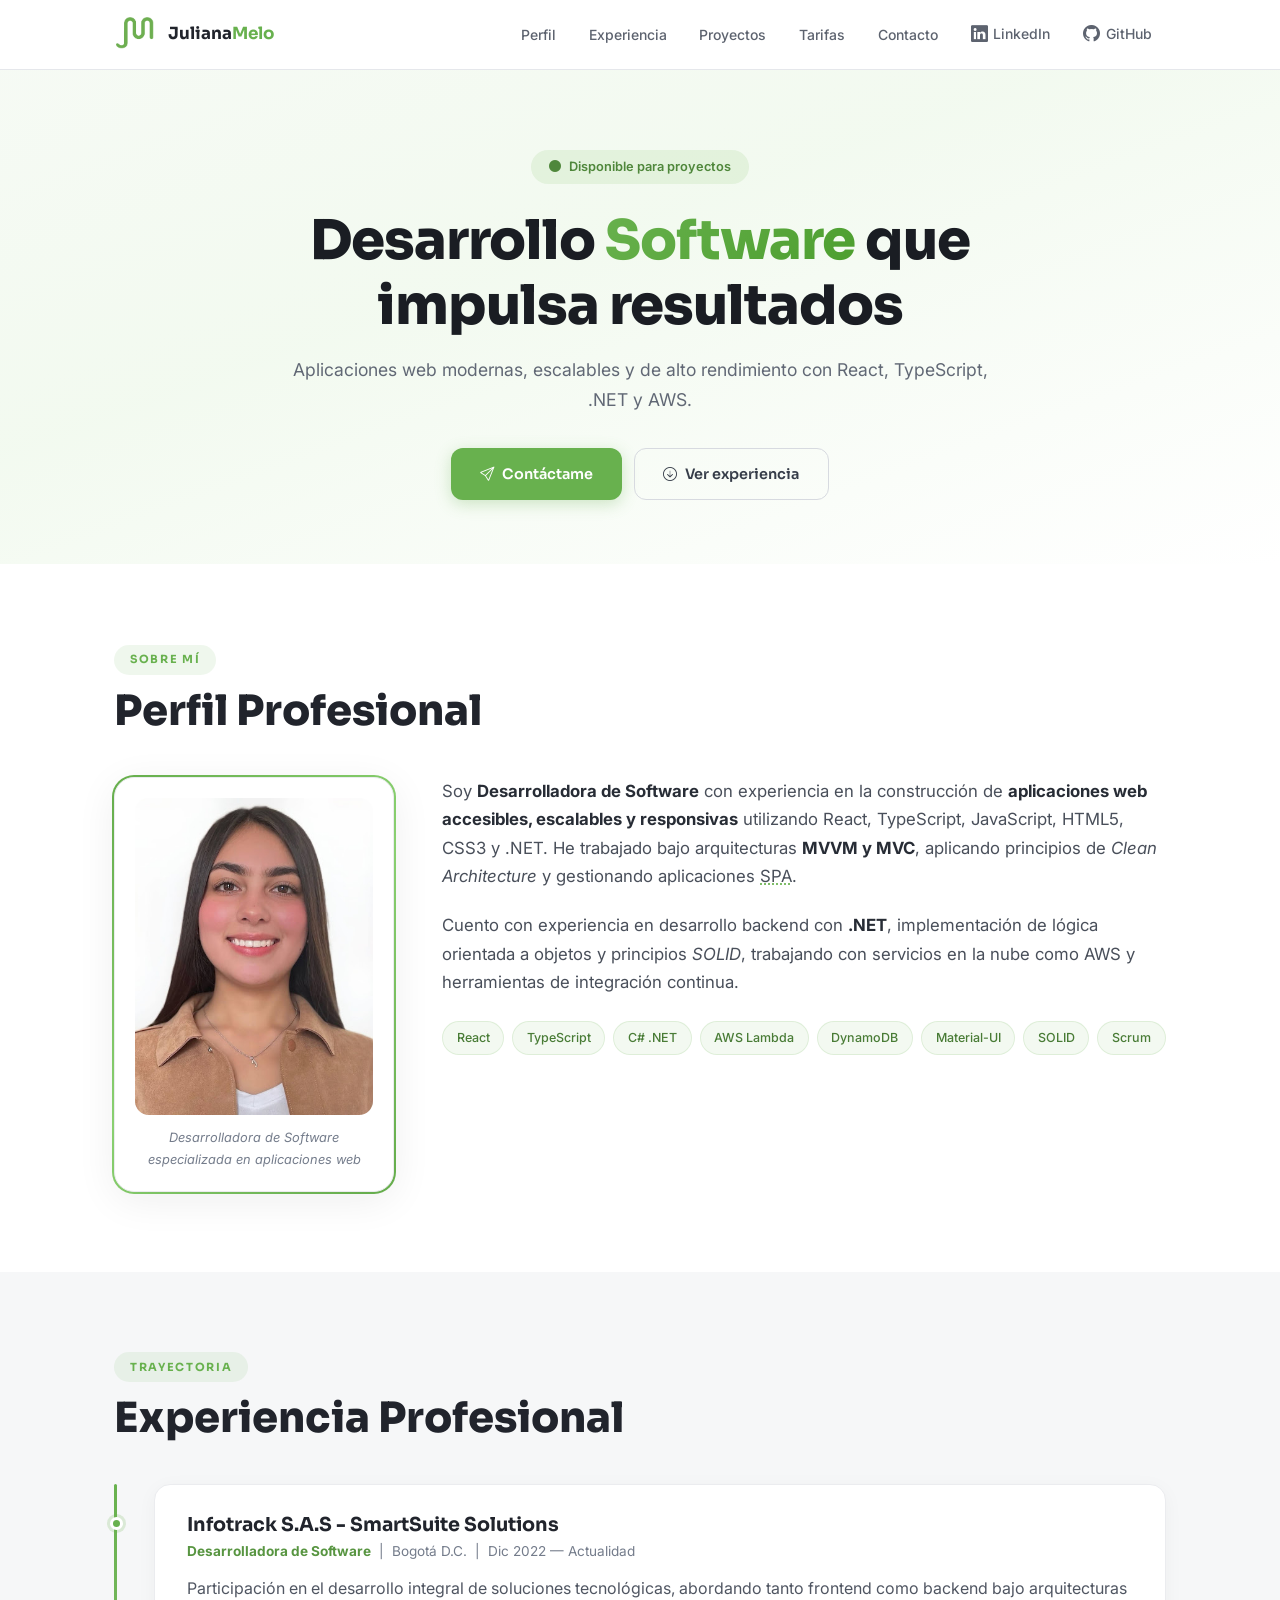
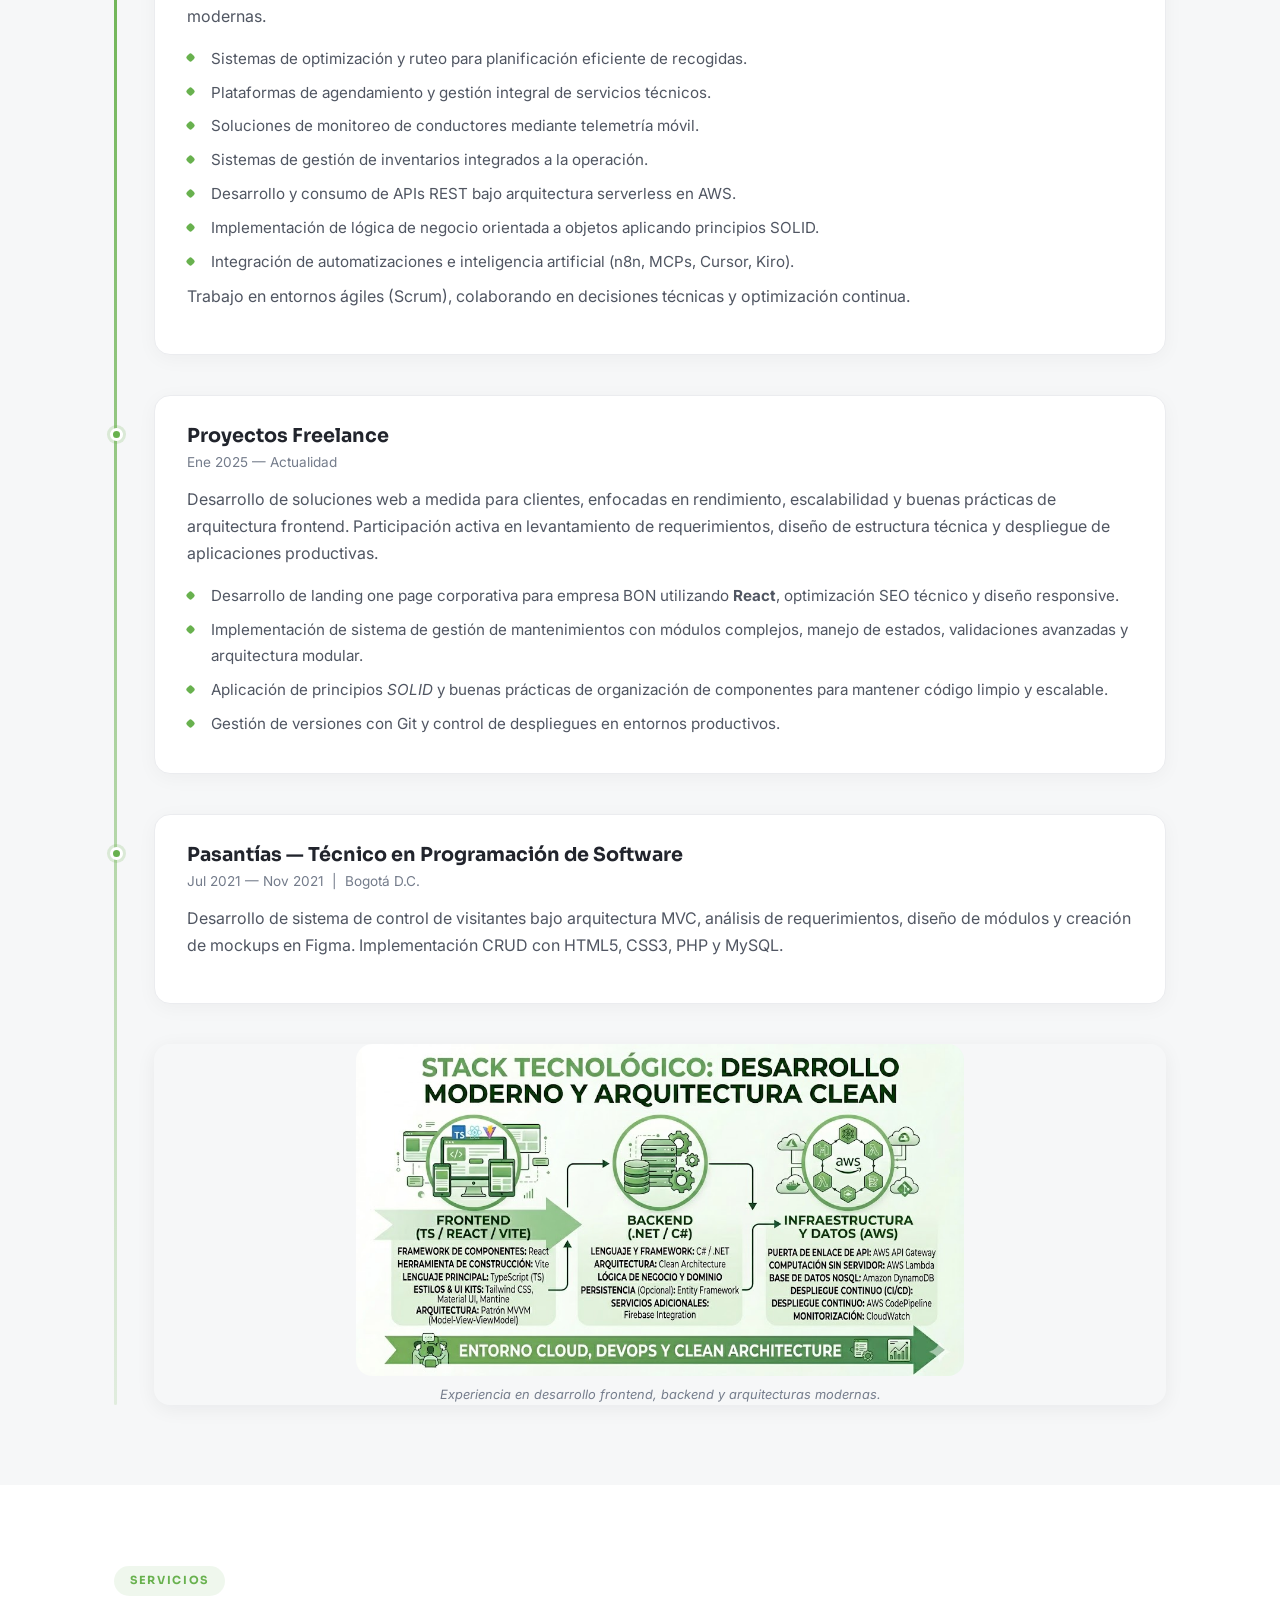
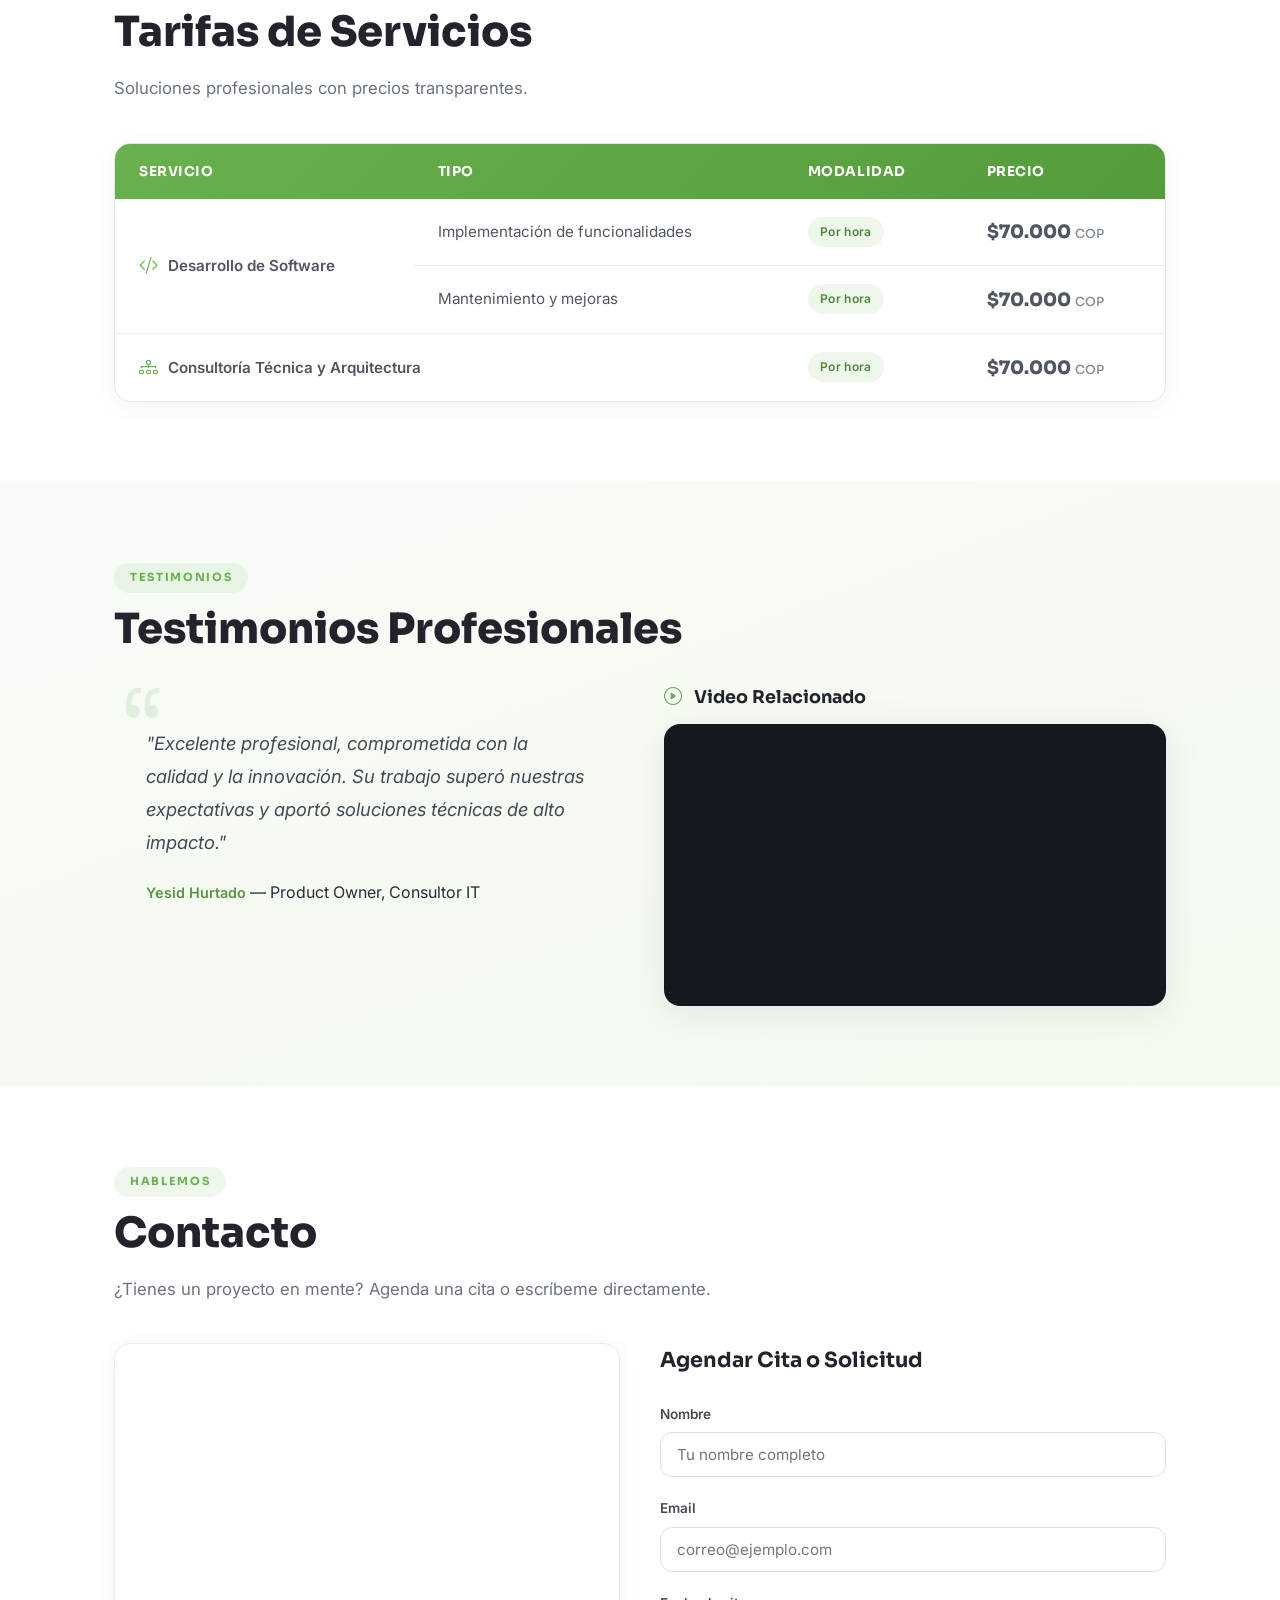
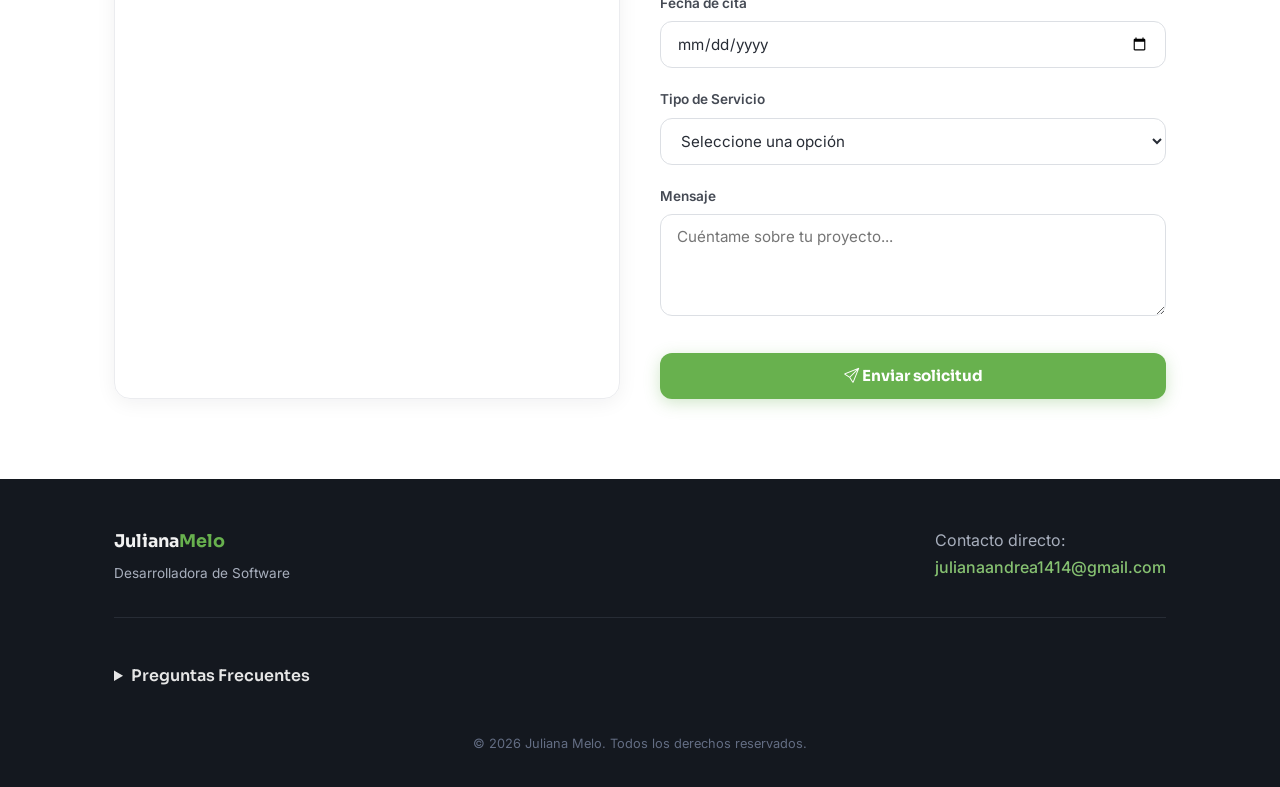
<file: index.html>
<!DOCTYPE html>
<html lang="es">

<head>
    <meta charset="UTF-8">
    <meta name="viewport" content="width=device-width, initial-scale=1.0">

    <title>Juliana Melo | Desarrolladora de Software</title>

    <meta name="description"
        content="Juliana Melo es desarrolladora de software con experiencia en React, TypeScript, C# .NET y arquitectura serverless en AWS (Lambda, API Gateway y DynamoDB). Diseña y construye aplicaciones web escalables, eficientes y orientadas a alto rendimiento, aplicando buenas prácticas de arquitectura y optimización continua." />

    <meta name="author" content="Juliana Melo" />
    <meta name="copyright" content="© 2026 Juliana Melo. Todos los derechos reservados." />

    <meta property="og:type" content="website" />
    <meta property="og:title" content="Juliana Melo | Desarrolladora de Software" />
    <meta property="og:description"
        content="Desarrolladora de Software especializada en React, TypeScript, C# .NET y AWS. Construcción de aplicaciones web modernas, escalables y orientadas a alto rendimiento." />

    <link rel="icon" type="image/png" href="img/logo-jm-6-verde-sin-fondo.png" />
    <link rel="apple-touch-icon" href="img/logo-jm-4.png" />

    <link rel="stylesheet" href="css/styles.css">
    <link rel="stylesheet" href="https://cdn.jsdelivr.net/npm/bootstrap-icons@1.11.3/font/bootstrap-icons.min.css">

    <link rel="preconnect" href="https://fonts.googleapis.com">
    <link rel="preconnect" href="https://fonts.gstatic.com" crossorigin>
    <link
        href="https://fonts.googleapis.com/css2?family=Inter:wght@300;400;500;600;700&family=Sora:wght@400;600;700;800&display=swap"
        rel="stylesheet">
</head>

<body>
    <header class="site-header" id="inicio">
        <div class="header-inner">
            <a href="#inicio" class="header-logo">
                <img src="img/logo-jm-8-verde-sin-fondo.png" alt="Logotipo Juliana Melo" />
                <span class="header-logo-text">Juliana<span>Melo</span></span>
            </a>
            <h1>Juliana Melo | Desarrolladora de Software</h1>

            <button class="menu-toggle" aria-label="Abrir menú">
                <i class="bi bi-list"></i>
            </button>

            <div class="nav-overlay"></div>
            <nav>
                <ul>
                    <li><a href="#perfil">Perfil</a></li>
                    <li><a href="#experiencia">Experiencia</a></li>
                    <li><a href="pages/projects.html">Proyectos</a></li>
                    <li><a href="#tarifas">Tarifas</a></li>
                    <li><a href="#contacto">Contacto</a></li>
                    <li>
                        <a href="https://www.linkedin.com/in/juliana-andrea-melo-guerrero-92426029b" target="_blank"
                            rel="noopener" class="nav-icon-link">
                            <i class="bi bi-linkedin"></i> LinkedIn
                        </a>
                    </li>
                    <li>
                        <a href="https://www.github.com/mxgjuliana" target="_blank" rel="noopener"
                            class="nav-icon-link">
                            <i class="bi bi-github"></i> GitHub
                        </a>
                    </li>
                </ul>
            </nav>
        </div>
    </header>

    <section class="hero-banner">
        <div class="hero-inner">
            <div class="hero-badge">
                <i class="bi bi-circle-fill"></i> Disponible para proyectos
            </div>
            <h2 class="hero-title">
                Desarrollo <span class="highlight">Software</span> que impulsa resultados
            </h2>
            <p class="hero-desc">
                Aplicaciones web modernas, escalables y de alto rendimiento con React, TypeScript, .NET y AWS.
            </p>
            <div class="hero-cta-group">
                <a href="#contacto" class="btn btn-primary">
                    <i class="bi bi-send"></i> Contáctame
                </a>
                <a href="#experiencia" class="btn btn-outline">
                    <i class="bi bi-arrow-down-circle"></i> Ver experiencia
                </a>
            </div>
        </div>
    </section>

    <main>
        <section id="perfil" class="section-perfil">
            <div class="section-inner">
                <span class="section-tag">Sobre mí</span>
                <h2 class="section-title">Perfil Profesional</h2>

                <div class="perfil-grid">
                    <div class="perfil-photo-card">
                        <figure>
                            <img src="img/foto-perfil.jpg" alt="Foto profesional de Juliana Melo" />
                            <figcaption>Desarrolladora de Software especializada en aplicaciones web</figcaption>
                        </figure>
                    </div>

                    <div class="perfil-text">
                        <p>
                            Soy <strong>Desarrolladora de Software</strong> con experiencia en la construcción de
                            <strong> aplicaciones web accesibles, escalables y responsivas</strong> utilizando
                            React, TypeScript, JavaScript, HTML5, CSS3 y .NET. He trabajado bajo arquitecturas
                            <strong> MVVM y MVC</strong>, aplicando principios de <em>Clean Architecture</em> y
                            gestionando
                            aplicaciones <abbr title="Single Page Application">SPA</abbr>.
                        </p>
                        <p>
                            Cuento con experiencia en desarrollo backend con <strong>.NET</strong>, implementación
                            de lógica orientada a objetos y principios <em>SOLID</em>, trabajando con servicios en la
                            nube
                            como AWS y herramientas de integración continua.
                        </p>
                        <div class="perfil-tags">
                            <span>React</span>
                            <span>TypeScript</span>
                            <span>C# .NET</span>
                            <span>AWS Lambda</span>
                            <span>DynamoDB</span>
                            <span>Material-UI</span>
                            <span>SOLID</span>
                            <span>Scrum</span>
                        </div>
                    </div>
                </div>
            </div>
        </section>

        <article id="experiencia" class="section-experiencia">
            <div class="section-inner">
                <span class="section-tag">Trayectoria</span>
                <h2 class="section-title">Experiencia Profesional</h2>

                <div class="timeline">
                    <div class="timeline-item">
                        <h3>Infotrack S.A.S - SmartSuite Solutions</h3>
                        <div class="timeline-meta">
                            <strong>Desarrolladora de Software</strong>
                            <span>|</span>
                            <span>Bogotá D.C.</span>
                            <span>|</span>
                            <span><time datetime="2022-12">Dic 2022</time> — Actualidad</span>
                        </div>
                        <p>
                            Participación en el desarrollo integral de soluciones tecnológicas,
                            abordando tanto frontend como backend bajo arquitecturas modernas.
                        </p>
                        <ul>
                            <li>Sistemas de optimización y ruteo para planificación eficiente de recogidas.</li>
                            <li>Plataformas de agendamiento y gestión integral de servicios técnicos.</li>
                            <li>Soluciones de monitoreo de conductores mediante telemetría móvil.</li>
                            <li>Sistemas de gestión de inventarios integrados a la operación.</li>
                            <li>Desarrollo y consumo de APIs REST bajo arquitectura serverless en AWS.</li>
                            <li>Implementación de lógica de negocio orientada a objetos aplicando principios SOLID.</li>
                            <li>Integración de automatizaciones e inteligencia artificial (n8n, MCPs, Cursor, Kiro).
                            </li>
                        </ul>
                        <p>
                            Trabajo en entornos ágiles (Scrum), colaborando en decisiones técnicas
                            y optimización continua.
                        </p>
                    </div>

                    <div class="timeline-item">
                        <h3>Proyectos Freelance</h3>
                        <div class="timeline-meta">
                            <span><time datetime="2025-01">Ene 2025</time> — Actualidad</span>
                        </div>

                        <p>
                            Desarrollo de soluciones web a medida para clientes, enfocadas en rendimiento,
                            escalabilidad y buenas prácticas de arquitectura frontend.
                            Participación activa en levantamiento de requerimientos, diseño de estructura
                            técnica y despliegue de aplicaciones productivas.
                        </p>

                        <ul>
                            <li>
                                Desarrollo de landing one page corporativa para empresa BON utilizando
                                <strong>React</strong>, optimización SEO técnico y diseño responsive.
                            </li>
                            <li>
                                Implementación de sistema de gestión de mantenimientos con módulos
                                complejos, manejo de estados, validaciones avanzadas y arquitectura modular.
                            </li>
                            <li>
                                Aplicación de principios <em>SOLID</em> y buenas prácticas de organización
                                de componentes para mantener código limpio y escalable.
                            </li>
                            <li>
                                Gestión de versiones con Git y control de despliegues en entornos productivos.
                            </li>
                        </ul>
                    </div>

                    <div class="timeline-item">
                        <h3>Pasantías — Técnico en Programación de Software</h3>
                        <div class="timeline-meta">
                            <span><time dateTime="2021-07">Jul 2021</time> — <time dateTime="2021-11">Nov
                                    2021</time></span>
                            <span>|</span>
                            <span>Bogotá D.C.</span>
                        </div>
                        <p>
                            Desarrollo de sistema de control de visitantes bajo arquitectura MVC,
                            análisis de requerimientos, diseño de módulos y creación de mockups en Figma.
                            Implementación CRUD con HTML5, CSS3, PHP y MySQL.
                        </p>
                    </div>

                    <figure class="timeline-image">
                        <img src="img/ilustracion-software.jpg"
                            alt="Representación del desarrollo de software en entornos empresariales" />
                        <figcaption>Experiencia en desarrollo frontend, backend y arquitecturas modernas.</figcaption>
                    </figure>
                </div>
            </div>
        </article>

        <section id="tarifas" class="section-tarifas">
            <div class="section-inner">
                <span class="section-tag">Servicios</span>
                <h2 class="section-title">Tarifas de Servicios</h2>
                <p class="section-subtitle">Soluciones profesionales con precios transparentes.</p>

                <div class="tarifas-table-wrapper">
                    <table class="tarifas-table">
                        <thead>
                            <tr>
                                <th>Servicio</th>
                                <th>Tipo</th>
                                <th>Modalidad</th>
                                <th>Precio</th>
                            </tr>
                        </thead>
                        <tbody>
                            <tr>
                                <td rowspan="2" class="td-service">
                                    <div class="td-service-inner">
                                        <i class="bi bi-code-slash"></i>
                                        <span>Desarrollo de Software</span>
                                    </div>
                                </td>
                                <td>Implementación de funcionalidades</td>
                                <td><span class="badge-modalidad">Por hora</span></td>
                                <td class="td-price">$70.000 <small>COP</small></td>
                            </tr>
                            <tr>
                                <td>Mantenimiento y mejoras</td>
                                <td><span class="badge-modalidad">Por hora</span></td>
                                <td class="td-price">$70.000 <small>COP</small></td>
                            </tr>
                            <tr>
                                <td colspan="2" class="td-service">
                                    <div class="td-service-inner">
                                        <i class="bi bi-diagram-3"></i>
                                        <span>Consultoría Técnica y Arquitectura</span>
                                    </div>
                                </td>
                                <td><span class="badge-modalidad">Por hora</span></td>
                                <td class="td-price">$70.000 <small>COP</small></td>
                            </tr>
                        </tbody>
                    </table>
                </div>
            </div>
        </section>

        <aside class="section-aside">
            <div class="aside-inner">
                <span class="section-tag">Testimonios</span>
                <h2 class="section-title">Testimonios Profesionales</h2>

                <div class="aside-grid">
                    <div class="testimonial-card">
                        <blockquote>
                            <p>
                                "Excelente profesional, comprometida con la calidad y la innovación.
                                Su trabajo superó nuestras expectativas y aportó soluciones técnicas de alto impacto."
                            </p>
                        </blockquote>
                        <p>
                            <cite>Yesid Hurtado</cite> — Product Owner, Consultor IT
                        </p>
                    </div>

                    <div>
                        <h3>
                            <i class="bi bi-play-circle"></i>
                            Video Relacionado
                        </h3>
                        <div class="video-wrapper">
                            <iframe title="Video relacionado con desarrollo de software"
                                src="https://www.youtube.com/embed/EXaFMqUcaWQ"
                                allow="accelerometer; autoplay; clipboard-write; encrypted-media; gyroscope; picture-in-picture; web-share"
                                referrerPolicy="strict-origin-when-cross-origin" allowFullScreen></iframe>
                        </div>
                    </div>
                </div>
            </div>
        </aside>

        <section id="contacto" class="section-contacto">
            <div class="section-inner">
                <span class="section-tag">Hablemos</span>
                <h2 class="section-title">Contacto</h2>
                <p class="section-subtitle">¿Tienes un proyecto en mente? Agenda una cita o escríbeme directamente.</p>

                <div class="contacto-grid">
                    <div class="contacto-map">
                        <iframe title="Ubicación en Google Maps"
                            src="https://www.google.com/maps/embed?pb=!1m18!1m12!1m3!1d3976.3906429742074!2d-74.0985709265278!3d4.702008341649358!2m3!1f0!2f0!3f0!3m2!1i1024!2i768!4f13.1!3m3!1m2!1s0x8e3f9b36a0464d5b%3A0x85ff99db40740cd5!2sTv.%2079g%20%2382-42%2C%20Bogot%C3%A1!5e0!3m2!1ses!2sco!4v1772419475072!5m2!1ses!2sco"
                            allowFullScreen loading="lazy" referrerPolicy="no-referrer-when-downgrade"></iframe>
                    </div>

                    <form class="contacto-form" action="#contacto" method="post">
                        <fieldset>
                            <legend>Agendar Cita o Solicitud</legend>

                            <div class="form-group">
                                <label for="nombre">Nombre</label>
                                <input type="text" id="nombre" name="nombre" required
                                    placeholder="Tu nombre completo" />
                            </div>

                            <div class="form-group">
                                <label for="email">Email</label>
                                <input type="email" id="email" name="email" required placeholder="correo@ejemplo.com" />
                            </div>

                            <div class="form-group">
                                <label for="fecha">Fecha de cita</label>
                                <input type="date" id="fecha" name="fecha" required />
                            </div>

                            <div class="form-group">
                                <label for="servicio">Tipo de Servicio</label>
                                <select id="servicio" name="servicio" required>
                                    <option value="">Seleccione una opción</option>
                                    <option value="desarrollo">Desarrollo de Software (Por hora)</option>
                                    <option value="consultoria">Consultoría Técnica en Desarrollo y Arquitectura (Por
                                        hora)</option>
                                </select>
                            </div>

                            <div class="form-group">
                                <label for="mensaje">Mensaje</label>
                                <textarea id="mensaje" name="mensaje" rows="4"
                                    placeholder="Cuéntame sobre tu proyecto..."></textarea>
                            </div>

                            <button type="submit">
                                <i class="bi bi-send"></i> Enviar solicitud
                            </button>
                        </fieldset>
                    </form>
                </div>
            </div>
        </section>
    </main>

    <footer class="site-footer">
        <div class="footer-inner">
            <div class="footer-top">
                <div>
                    <p class="footer-brand">Juliana<span>Melo</span></p>
                    <p class="footer-profession">Desarrolladora de Software</p>
                </div>
                <div class="footer-contact">
                    <p>Contacto directo:</p>
                    <a href="mailto:julianaandrea1414@gmail.com">julianaandrea1414@gmail.com</a>
                </div>
            </div>

            <details>
                <summary>Preguntas Frecuentes</summary>
                <div class="faq-content">
                    <p><strong>¿Cuánto tiempo tarda un proyecto?</strong> — Depende del alcance y requerimientos.</p>
                    <p><strong>¿Se ofrece soporte posterior?</strong> — Sí, se incluyen periodos de soporte técnico.</p>
                </div>
            </details>

            <p class="footer-copy">© 2026 Juliana Melo. Todos los derechos reservados.</p>
        </div>
    </footer>

    <script>
        const form = document.querySelector('.contacto-form');

        form.addEventListener('submit', function (event) {
            event.preventDefault();
            alert('Gracias por tu mensaje. Pronto me pondré en contacto contigo.');
            form.reset();
        });

        const toggle = document.querySelector('.menu-toggle');
        const nav = document.querySelector('.site-header nav');
        const overlay = document.querySelector('.nav-overlay');
        const navLinks = document.querySelectorAll('.site-header nav a');

        function openMenu() {
            nav.classList.add('active');
            overlay.classList.add('active');
        }

        function closeMenu() {
            nav.classList.remove('active');
            overlay.classList.remove('active');
        }

        toggle.addEventListener('click', () => {
            if (nav.classList.contains('active')) {
                closeMenu();
            } else {
                openMenu();
            }
        });

        overlay.addEventListener('click', closeMenu);

        navLinks.forEach(link => {
            link.addEventListener('click', closeMenu);
        });
    </script>
</body>

</html>
</file>
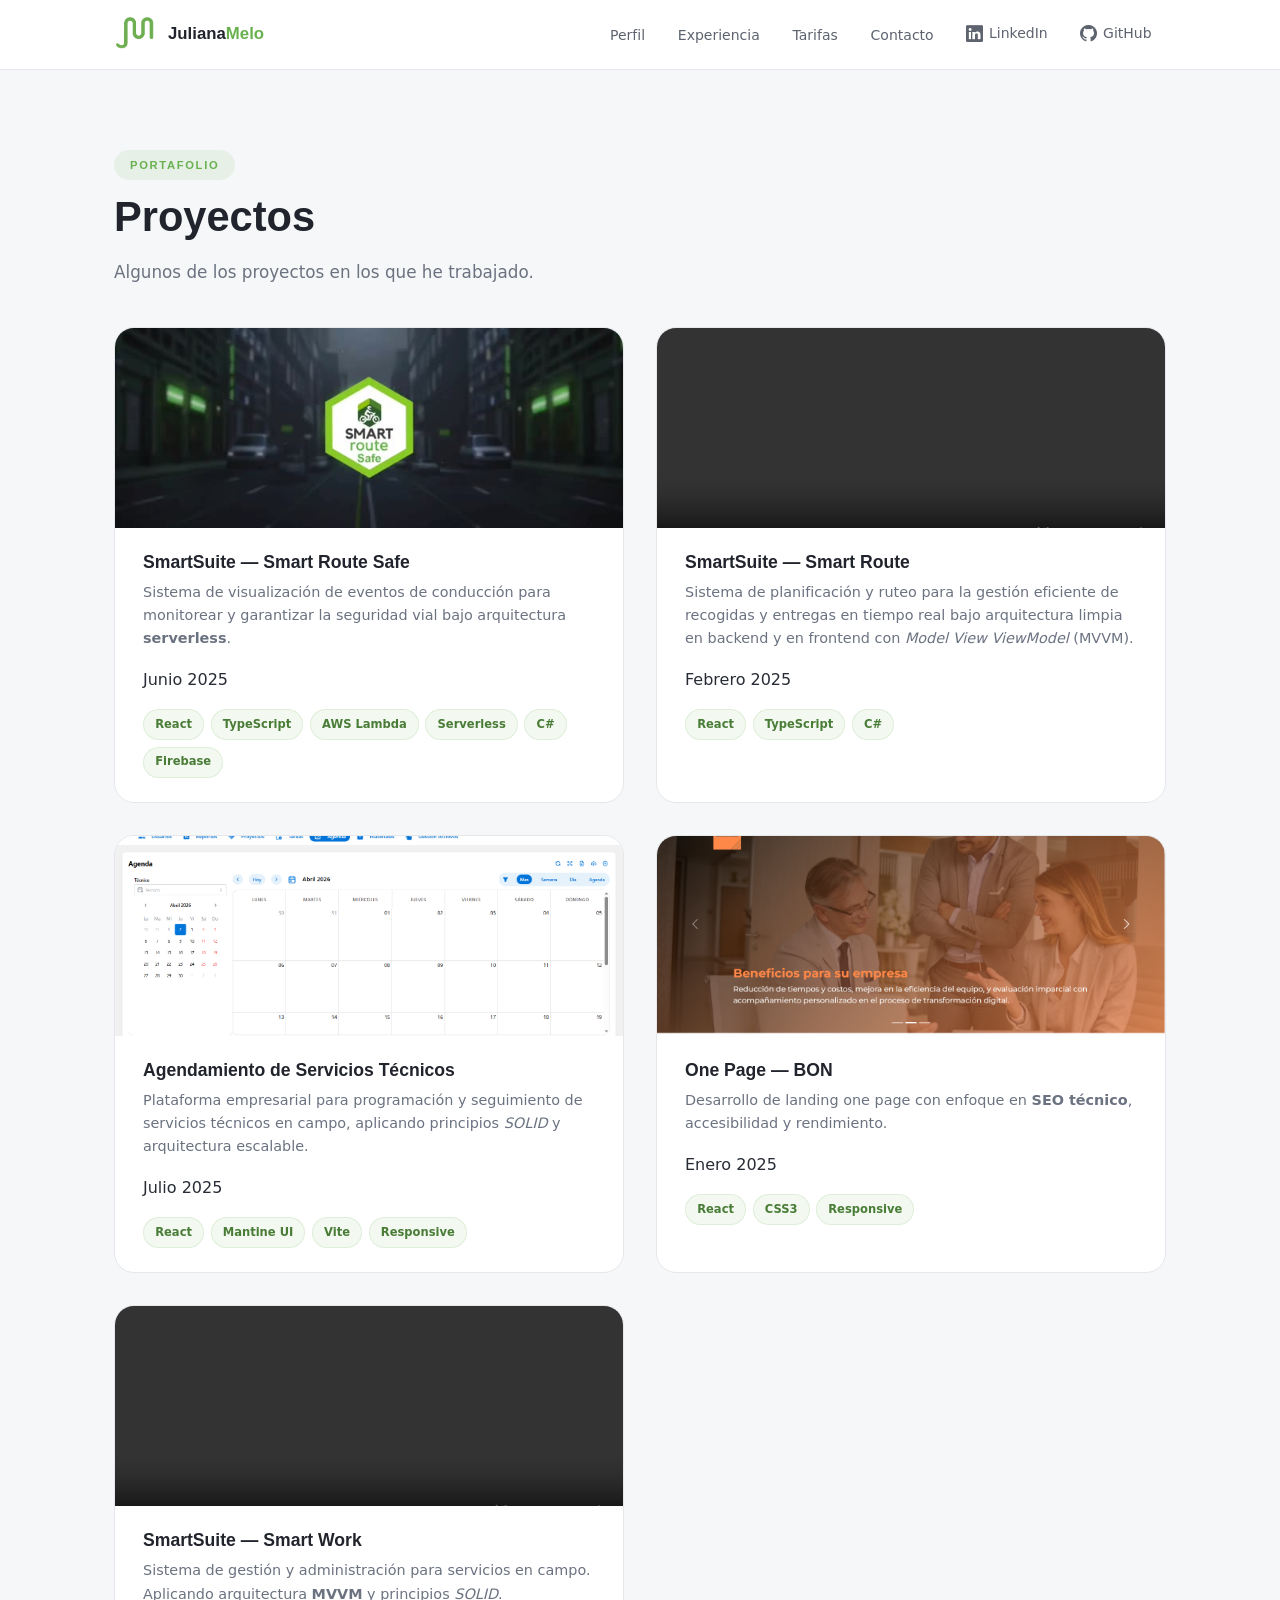
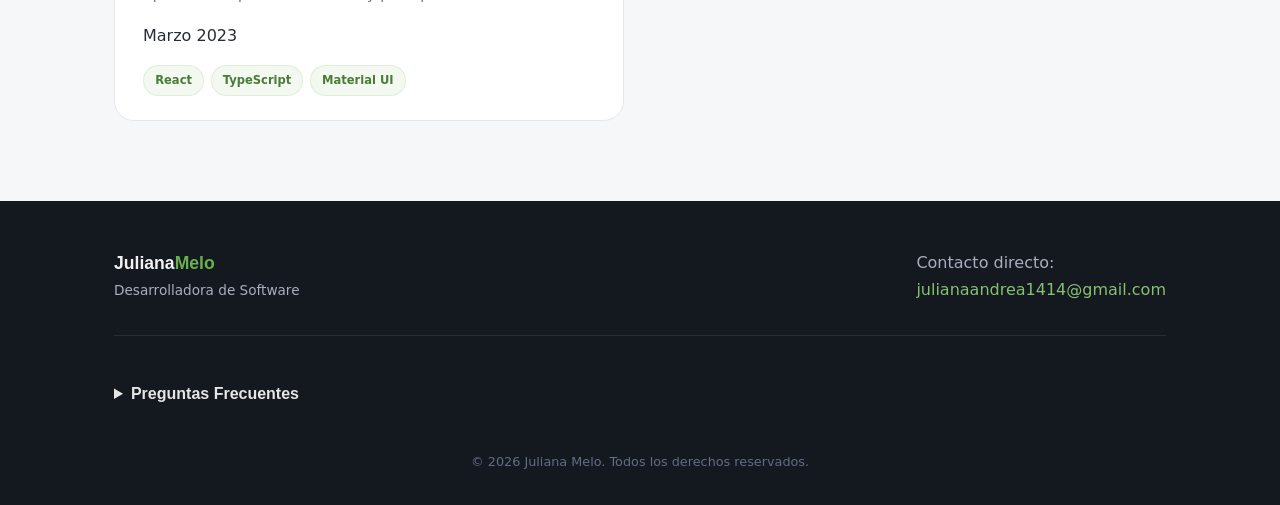
<file: pages/projects.html>
<!DOCTYPE html>
<html lang="es">

<head>
    <meta charset="UTF-8">
    <meta name="viewport" content="width=device-width, initial-scale=1.0">

    <title>Proyectos | Juliana Melo - Desarrollo de Software</title>

    <meta name="description"
        content="Portafolio profesional de proyectos desarrollados por Juliana Melo, incluyendo sistemas de optimización de rutas, plataformas de agendamiento técnico y aplicaciones empresariales escalables construidas con React, TypeScript, .NET y AWS." />

    <meta name="author" content="Juliana Melo">
    <meta name="copyright" content="© 2026 Juliana Melo. Todos los derechos reservados.">

    <!-- Open Graph -->
    <meta property="og:type" content="website">
    <meta property="og:title" content="Proyectos | Juliana Melo">
    <meta property="og:description"
        content="Conoce los proyectos desarrollados por Juliana Melo utilizando tecnologías modernas y arquitectura escalable.">
    <meta property="og:image" content="../img/proyecto-1.jpg">

    <link rel="stylesheet" href="https://cdn.jsdelivr.net/npm/bootstrap-icons@1.11.3/font/bootstrap-icons.min.css">


    <link rel="icon" type="image/png" href="../img/logo-jm-6-verde-sin-fondo.png">
    <link rel="stylesheet" href="../css/styles.css">
</head>

<body>

    <!-- HEADER -->
    <header class="site-header">
        <div class="header-inner">

            <a href="../index.html#inicio" class="header-logo">
                <img src="../img/logo-jm-8-verde-sin-fondo.png" alt="Logotipo Juliana Melo">
                <span class="header-logo-text">Juliana<span>Melo</span></span>
            </a>

            <h1 style="display:none;">Proyectos de Juliana Melo</h1>
             <button class="menu-toggle" aria-label="Abrir menú">
                <i class="bi bi-list"></i>
            </button>
            <div class="nav-overlay"></div>
            <nav>
                <ul>
                    <li><a href="../index.html#perfil">Perfil</a></li>
                    <li><a href="../index.html#experiencia">Experiencia</a></li>
                    <li><a href="../index.html#tarifas">Tarifas</a></li>
                    <li><a href="../index.html#contacto">Contacto</a></li>
                    <li>
                        <a href="https://www.linkedin.com/in/juliana-andrea-melo-guerrero-92426029b" target="_blank"
                            rel="noopener" class="nav-icon-link">
                            <i class="bi bi-linkedin"></i> LinkedIn
                        </a>
                    </li>
                    <li>
                        <a href="https://www.github.com/mxgjuliana" target="_blank" rel="noopener"
                            class="nav-icon-link">
                            <i class="bi bi-github"></i> GitHub
                        </a>
                    </li>
                </ul>
            </nav>

        </div>
    </header>


    <main>
        <section class="section-proyectos">
            <div class="section-inner">

                <span class="section-tag">Portafolio</span>
                <h2 class="section-title">Proyectos</h2>
                <p class="section-subtitle">
                    Algunos de los proyectos en los que he trabajado.
                </p>

                <div class="proyectos-grid">
                    <article class="proyecto-card">
                        <figure class="proyecto-img">
                            <img src="../img/proyecto-smartroutesafe.jpg"
                                alt="Captura del sistema de logo de Smart Route Safe" loading="lazy">

                            <figcaption>
                                Demostración del sistema Smart Route Safe mostrando logo de la aplicación.
                            </figcaption>
                        </figure>

                        <div class="proyecto-info">
                            <h3>SmartSuite — Smart Route Safe</h3>
                            <p>
                                Sistema de visualización de eventos de conducción para monitorear y garantizar la
                                seguridad vial bajo arquitectura <strong>serverless</strong>.
                            </p>

                            <time datetime="2025-06">Junio 2025</time>
                            <div class="proyecto-tags">
                                <span>React</span>
                                <span>TypeScript</span>
                                <span>AWS Lambda</span>
                                <span>Serverless</span>
                                <span>C#</span>
                                <span>Firebase</span>
                            </div>
                        </div>
                    </article>

                    <article class="proyecto-card">
                        <figure class="proyecto-img">
                            <video muted controls preload="metadata">
                                <source src="../media/proyecto-smartroute.mp4" type="video/mp4">
                                Tu navegador no soporta el elemento de video.
                            </video>

                            <figcaption>
                                Demostración del sistema Smart Route mostrando optimización de rutas en tiempo real.
                            </figcaption>
                        </figure>

                        <div class="proyecto-info">
                            <h3>SmartSuite — Smart Route</h3>
                            <p>
                                Sistema de planificación y ruteo para la gestión eficiente de recogidas y entregas
                                en tiempo real bajo arquitectura limpia en backend y en frontend con <em>Model View ViewModel</em> (MVVM).
                            </p>
                            <time datetime="2025-02">Febrero 2025</time>
                            <div class="proyecto-tags">
                                <span>React</span>
                                <span>TypeScript</span>
                                <span>C#</span>
                            </div>
                        </div>
                    </article>

                    <article class="proyecto-card">
                        <figure class="proyecto-img">
                            <img src="../img/proyecto-mantenimiento.PNG"
                                alt="Captura del sistema de Agendamiento de Servicios Técnicos" loading="lazy">
                            <figcaption>
                                Plataforma integral de gestión técnica.
                            </figcaption>
                        </figure>

                        <div class="proyecto-info">
                            <h3>Agendamiento de Servicios Técnicos</h3>
                            <p>
                                Plataforma empresarial para programación y seguimiento de servicios técnicos en campo,
                                aplicando principios <em>SOLID</em> y arquitectura escalable.
                            </p>

                            <time datetime="2025-07">Julio 2025</time>

                            <div class="proyecto-tags">
                                <span>React</span>
                                <span>Mantine UI</span>
                                <span>Vite</span>
                                <span>Responsive</span>
                            </div>
                        </div>

                    </article>

                    <article class="proyecto-card">
                        <figure class="proyecto-img">
                            <img src="../img/proyecto-bon.PNG"
                                alt="Captura de la landing page BON desarrollada en React" loading="lazy">
                            <figcaption>
                                Landing corporativa moderna y responsiva.
                            </figcaption>
                        </figure>

                        <div class="proyecto-info">
                            <h3>One Page — BON</h3>
                            <p>
                                Desarrollo de landing one page con enfoque en <strong>SEO técnico</strong>,
                                accesibilidad y rendimiento.
                            </p>

                            <time datetime="2025-01">Enero 2025</time>

                            <div class="proyecto-tags">
                                <span>React</span>
                                <span>CSS3</span>
                                <span>Responsive</span>
                            </div>
                        </div>
                    </article>

                    <article class="proyecto-card">
                        <figure class="proyecto-img">
                            <video muted controls preload="metadata">
                                <source src="../media/proyecto-smarwork.mp4" type="video/mp4">
                                Tu navegador no soporta el elemento de video.
                            </video>

                            <figcaption>
                                Demostración del sistema SmartWork mostrando administración de zonas para servicios en
                                campo.
                            </figcaption>
                        </figure>

                        <div class="proyecto-info">
                            <h3>SmartSuite — Smart Work</h3>
                            <p>
                                Sistema de gestión y administración para servicios en campo. Aplicando arquitectura
                                <strong>MVVM</strong> y principios <em>SOLID</em>.
                            </p>

                            <time datetime="2023-03">Marzo 2023</time>

                            <div class="proyecto-tags">
                                <span>React</span>
                                <span>TypeScript</span>
                                <span>Material UI</span>
                            </div>
                        </div>

                    </article>

                </div>
            </div>
        </section>
    </main>

    <footer class="site-footer">
        <div class="footer-inner">

            <div class="footer-top">
                <div>
                    <p class="footer-brand">Juliana<span>Melo</span></p>
                    <p style="font-size: 0.85rem;">Desarrolladora de Software</p>
                </div>

                <div class="footer-contact">
                    <p>Contacto directo:</p>
                    <a href="mailto:julianaandrea1414@gmail.com">
                        julianaandrea1414@gmail.com
                    </a>
                </div>
            </div>

            <details>
                <summary>Preguntas Frecuentes</summary>
                <div class="faq-content">
                    <p><strong>¿Se pueden personalizar los proyectos?</strong> — Sí, según requerimientos.</p>
                </div>
            </details>

            <p class="footer-copy">
                © 2026 Juliana Melo. Todos los derechos reservados.
            </p>

        </div>
    </footer>
    <script>
        const toggle = document.querySelector('.menu-toggle');
        const nav = document.querySelector('.site-header nav');
        const overlay = document.querySelector('.nav-overlay');
        const navLinks = document.querySelectorAll('.site-header nav a');

        function openMenu() {
            nav.classList.add('active');
            overlay.classList.add('active');
        }

        function closeMenu() {
            nav.classList.remove('active');
            overlay.classList.remove('active');
        }

        toggle.addEventListener('click', () => {
            if (nav.classList.contains('active')) {
                closeMenu();
            } else {
                openMenu();
            }
        });

        overlay.addEventListener('click', closeMenu);

        navLinks.forEach(link => {
            link.addEventListener('click', closeMenu);
        });
    </script>
</body>

</html>
</file>
<file: css/styles.css>
/* ============================================
   PORTAFOLIO — Juliana Melo
   ============================================ */

/* ---------- GLOBALS ---------- */
*,
*::before,
*::after {
    margin: 0;
    padding: 0;
    box-sizing: border-box;
}

html {
    scroll-behavior: smooth;
    scroll-padding-top: 80px;
}

body {
    font-family: 'Inter', system-ui, sans-serif;
    color: hsl(220 15% 18%);
    background: hsl(0 0% 100%);
    line-height: 1.7;
    overflow-x: hidden;
}

h1,
h2,
h3,
h4 {
    font-family: 'Sora', 'Inter', sans-serif;
    line-height: 1.2;
}

img {
    max-width: 100%;
    height: auto;
    display: block;
}

a {
    text-decoration: none;
    color: inherit;
    transition: color 0.25s;
}

ul {
    list-style: none;
}

/* ---------- UTILITIES ---------- */
.section-inner {
    max-width: 1100px;
    margin: 0 auto;
    padding: 0 1.5rem;
}

.section-tag {
    display: inline-block;
    font-family: 'Sora', sans-serif;
    font-size: 0.7rem;
    font-weight: 700;
    letter-spacing: 0.15em;
    text-transform: uppercase;
    color: hsl(104 39% 50%);
    background: hsl(104 39% 50% / 0.1);
    padding: 0.35rem 1rem;
    border-radius: 100px;
    margin-bottom: 0.75rem;
}

.section-title {
    font-size: clamp(1.8rem, 4vw, 2.6rem);
    font-weight: 800;
    color: hsl(220 15% 15%);
    margin-bottom: 1rem;
}

.section-subtitle {
    font-size: 1.05rem;
    color: hsl(220 9% 46%);
    max-width: 600px;
}

/* ---------- HEADER / HERO ---------- */
.site-header {
    position: sticky;
    top: 0;
    z-index: 100;
    background: hsl(0 0% 100% / 0.85);
    backdrop-filter: blur(16px);
    -webkit-backdrop-filter: blur(16px);
    border-bottom: 1px solid hsl(220 13% 91%);
    transition: box-shadow 0.3s;
}

.site-header.scrolled {
    box-shadow: 0 2px 24px hsl(220 20% 10% / 0.06);
}

.header-inner {
    max-width: 1100px;
    margin: 0 auto;
    padding: 0.75rem 1.5rem;
    display: flex;
    align-items: center;
    justify-content: space-between;
    gap: 1.5rem;
}

.header-inner h1 {
    display: none;
}

.header-logo {
    display: flex;
    align-items: center;
    gap: 0.75rem;
}

.header-logo img {
    width: 42px;
    height: 42px;
    object-fit: contain;
}

.header-logo-text {
    font-family: 'Sora', sans-serif;
    font-weight: 700;
    font-size: 1.05rem;
    color: hsl(220 15% 15%);
}

.header-logo-text span {
    color: hsl(104 39% 50%);
}

.site-header h1 {
    position: absolute;
    width: 1px;
    height: 1px;
    overflow: hidden;
    clip: rect(0, 0, 0, 0);
}

.site-header nav ul {
    display: flex;
    align-items: center;
    gap: 0.25rem;
}

.site-header nav a {
    font-size: 0.875rem;
    font-weight: 500;
    padding: 0.5rem 0.9rem;
    border-radius: 8px;
    color: hsl(220 9% 40%);
    transition: all 0.25s;
}

.site-header nav a:hover {
    color: hsl(104 39% 42%);
    background: hsl(104 39% 50% / 0.07);
}

.nav-icon-link {
    display: inline-flex;
    align-items: center;
    gap: 0.35rem;
}

.nav-icon-link i {
    font-size: 1.05rem;
}

/* Mobile menu toggle */
.menu-toggle {
    display: none;
    background: none;
    border: none;
    cursor: pointer;
    font-size: 1.5rem;
    color: hsl(220 15% 25%);
    padding: 0.25rem;
}

/* ---------- HERO BANNER ---------- */
.hero-banner {
    background: linear-gradient(160deg, hsl(104 39% 50% / 0.06) 0%, hsl(104 50% 96%) 40%, hsl(0 0% 100%) 100%);
    padding: 5rem 1.5rem 4rem;
    text-align: center;
}

.hero-banner .hero-inner {
    max-width: 700px;
    margin: 0 auto;
}

.hero-badge {
    display: inline-flex;
    align-items: center;
    gap: 0.5rem;
    font-size: 0.8rem;
    font-weight: 600;
    color: hsl(104 39% 38%);
    background: hsl(104 39% 50% / 0.12);
    padding: 0.4rem 1.1rem;
    border-radius: 100px;
    margin-bottom: 1.5rem;
}

.hero-badge i {
    font-size: 0.75rem;
}

.hero-title {
    font-size: clamp(2.2rem, 5vw, 3.4rem);
    font-weight: 800;
    color: hsl(220 15% 12%);
    margin-bottom: 1rem;
    letter-spacing: -0.02em;
}

.hero-title .highlight {
    background: linear-gradient(135deg, hsl(104 39% 50%), hsl(104 55% 40%));
    -webkit-background-clip: text;
    -webkit-text-fill-color: transparent;
    background-clip: text;
}

.hero-desc {
    font-size: 1.1rem;
    color: hsl(220 9% 42%);
    margin-bottom: 2rem;
    line-height: 1.75;
}

.hero-cta-group {
    display: flex;
    gap: 0.75rem;
    justify-content: center;
    flex-wrap: wrap;
}

.btn {
    display: inline-flex;
    align-items: center;
    gap: 0.5rem;
    font-family: 'Sora', sans-serif;
    font-size: 0.9rem;
    font-weight: 600;
    padding: 0.8rem 1.8rem;
    border-radius: 12px;
    border: none;
    cursor: pointer;
    transition: all 0.3s;
}

.btn-primary {
    background: hsl(104 39% 50%);
    color: #fff;
    box-shadow: 0 4px 16px hsl(104 39% 50% / 0.3);
}

.btn-primary:hover {
    background: hsl(104 39% 42%);
    box-shadow: 0 6px 24px hsl(104 39% 50% / 0.4);
    transform: translateY(-1px);
}

.btn-outline {
    background: transparent;
    color: hsl(220 15% 25%);
    border: 1.5px solid hsl(220 13% 86%);
}

.btn-outline:hover {
    border-color: hsl(104 39% 50%);
    color: hsl(104 39% 42%);
    background: hsl(104 39% 50% / 0.04);
}

/* ---------- SECTION: PERFIL ---------- */
.section-perfil {
    padding: 5rem 0;
}

.perfil-grid {
    display: grid;
    grid-template-columns: 280px 1fr;
    gap: 3rem;
    align-items: start;
    margin-top: 2.5rem;
}

.perfil-photo-card {
    background: hsl(0 0% 100%);
    border-radius: 20px;
    padding: 1.25rem;
    box-shadow: 0 8px 40px hsl(220 20% 10% / 0.07);
    border: 1px solid hsl(220 13% 93%);
    position: relative;
}

.perfil-photo-card::before {
    content: '';
    position: absolute;
    top: -3px;
    left: -3px;
    right: -3px;
    bottom: -3px;
    border-radius: 22px;
    background: linear-gradient(135deg, hsl(104 39% 50%), hsl(104 55% 65%), hsl(104 39% 50%));
    z-index: -1;
}

.perfil-photo-card figure img {
    width: 100%;
    border-radius: 14px;
    aspect-ratio: 3/4;
    object-fit: cover;
}

.perfil-photo-card figcaption {
    text-align: center;
    font-size: 0.8rem;
    color: hsl(220 9% 50%);
    margin-top: 0.75rem;
    font-style: italic;
}

.perfil-text p {
    font-size: 1.05rem;
    color: hsl(220 10% 32%);
    margin-bottom: 1.25rem;
}

.perfil-text strong {
    color: hsl(220 15% 18%);
}

.perfil-text abbr {
    text-decoration: underline dotted hsl(104 39% 50%);
    cursor: help;
}

.perfil-tags {
    display: flex;
    flex-wrap: wrap;
    gap: 0.5rem;
    margin-top: 1.5rem;
}

.perfil-tags span {
    display: inline-block;
    font-size: 0.78rem;
    font-weight: 500;
    padding: 0.35rem 0.85rem;
    border-radius: 100px;
    background: hsl(104 39% 50% / 0.08);
    color: hsl(104 39% 35%);
    border: 1px solid hsl(104 39% 50% / 0.15);
}

/* ---------- SECTION: EXPERIENCIA ---------- */
.section-experiencia {
    background: hsl(220 14% 97%);
    padding: 5rem 0;
}

.timeline {
    margin-top: 2.5rem;
    position: relative;
    padding-left: 2.5rem;
}

.timeline::before {
    content: '';
    position: absolute;
    left: 0;
    top: 0;
    bottom: 0;
    width: 3px;
    background: linear-gradient(to bottom, hsl(104 39% 50%), hsl(104 39% 50% / 0.15));
    border-radius: 4px;
}

.timeline-item {
    position: relative;
    margin-bottom: 2.5rem;
    background: hsl(0 0% 100%);
    border-radius: 16px;
    padding: 1.75rem 2rem;
    box-shadow: 0 4px 20px hsl(220 20% 10% / 0.04);
    border: 1px solid hsl(220 13% 93%);
    transition: transform 0.3s, box-shadow 0.3s;
}

.timeline-item:hover {
    transform: translateX(4px);
    box-shadow: 0 8px 32px hsl(220 20% 10% / 0.08);
}

.timeline-item::before {
    content: '';
    position: absolute;
    left: -2.5rem;
    top: 2rem;
    width: 13px;
    height: 13px;
    background: hsl(104 39% 50%);
    border: 3px solid hsl(0 0% 100%);
    border-radius: 50%;
    box-shadow: 0 0 0 3px hsl(104 39% 50% / 0.2);
    transform: translateX(-5px);
}

.timeline-item h3 {
    font-size: 1.2rem;
    font-weight: 700;
    color: hsl(220 15% 15%);
    margin-bottom: 0.25rem;
}

.timeline-meta {
    font-size: 0.85rem;
    color: hsl(220 9% 50%);
    margin-bottom: 0.75rem;
    display: flex;
    align-items: center;
    gap: 0.5rem;
    flex-wrap: wrap;
}

.timeline-meta strong {
    color: hsl(104 39% 42%);
}

.timeline-item>p {
    color: hsl(220 10% 35%);
    margin-bottom: 1rem;
}

.timeline-item ul {
    list-style: none;
    padding: 0;
}

.timeline-item ul li {
    position: relative;
    padding-left: 1.5rem;
    margin-bottom: 0.5rem;
    font-size: 0.95rem;
    color: hsl(220 10% 35%);
}

.timeline-item ul li::before {
    content: '';
    position: absolute;
    left: 0;
    top: 0.55rem;
    width: 7px;
    height: 7px;
    border-radius: 2px;
    background: hsl(104 39% 50%);
    transform: rotate(45deg);
}

.timeline-image {
    margin-top: 2rem;
    border-radius: 16px;
    overflow: hidden;
    box-shadow: 0 4px 20px hsl(220 20% 10% / 0.06);
}

.timeline-image img {
    width: 60%;
    height: auto;
    margin: 0 auto;
    border-radius: 16px;
}

.timeline-image figcaption {
    font-size: 0.8rem;
    color: hsl(220 9% 50%);
    text-align: center;
    margin-top: 0.5rem;
    font-style: italic;
}

video,
iframe {
    width: 100%;
    height: auto;
    display: block;
}

.section-proyectos {
    background: hsl(220 14% 97%);
    padding: 5rem 0;
}

.proyectos-grid {
    display: grid;
    grid-template-columns: repeat(2, 1fr);
    gap: 2rem;
    margin-top: 2.5rem;
}

.proyecto-card {
    background: hsl(0 0% 100%);
    border: 1px solid hsl(220 13% 91%);
    border-radius: 20px;
    overflow: hidden;
    transition: all 0.3s;
}

.proyecto-card:hover {
    border-color: hsl(104 39% 50% / 0.3);
    box-shadow: 0 12px 40px hsl(104 39% 50% / 0.1);
    transform: translateY(-4px);
}

.proyecto-img {
    width: 100%;
    height: 200px;
    overflow: hidden;
    background: hsl(220 14% 93%);
}

.proyecto-img img {
    width: 100%;
    height: 100%;
    object-fit: cover;
    transition: transform 0.4s;
}

.proyecto-card:hover .proyecto-img img {
    transform: scale(1.05);
}

.proyecto-info {
    padding: 1.5rem 1.75rem;
}

.proyecto-info h3 {
    font-size: 1.1rem;
    font-weight: 700;
    color: hsl(220 15% 15%);
    margin-bottom: 0.5rem;
}

.proyecto-info p {
    font-size: 0.9rem;
    color: hsl(220 9% 46%);
    line-height: 1.6;
    margin-bottom: 1rem;
}

.proyecto-tags {
    display: flex;
    flex-wrap: wrap;
    gap: 0.4rem;
    margin-top: 1rem;
}

.proyecto-tags span {
    font-size: 0.72rem;
    font-weight: 600;
    padding: 0.3rem 0.7rem;
    border-radius: 100px;
    background: hsl(104 39% 50% / 0.08);
    color: hsl(104 39% 35%);
    border: 1px solid hsl(104 39% 50% / 0.15);
}

/* ---------- SECTION: TARIFAS ---------- */
.section-tarifas {
    padding: 5rem 0;
}

.tarifas-table-wrapper {
    margin-top: 2.5rem;
    border-radius: 16px;
    overflow: hidden;
    border: 1px solid hsl(220 13% 91%);
    box-shadow: 0 4px 24px hsl(220 20% 10% / 0.05);
    overflow-x: auto;
}

.tarifas-table {
    width: 100%;
    border-collapse: collapse;
    font-size: 0.95rem;
    min-width: 600px;
}

.tarifas-table thead {
    background: linear-gradient(135deg, hsl(104 39% 50%), hsl(104 45% 42%));
}

.tarifas-table thead th {
    padding: 1rem 1.5rem;
    text-align: left;
    font-family: 'Sora', sans-serif;
    font-size: 0.85rem;
    font-weight: 700;
    color: #fff;
    letter-spacing: 0.04em;
    text-transform: uppercase;
}

.tarifas-table tbody tr {
    border-bottom: 1px solid hsl(220 13% 93%);
    transition: background 0.25s;
}

.tarifas-table tbody tr:last-child {
    border-bottom: none;
}

.tarifas-table tbody tr:hover {
    background: hsl(104 39% 50% / 0.04);
}

.tarifas-table td {
    padding: 1.1rem 1.5rem;
    color: hsl(220 10% 35%);
    vertical-align: middle;
}

.td-service {
    font-weight: 600;
    color: hsl(220 15% 18%);
}

.td-service-inner {
    display: flex;
    align-items: center;
    gap: 0.6rem;
}

.td-service-inner i {
    font-size: 1.2rem;
    color: hsl(104 39% 50%);
}

.badge-modalidad {
    display: inline-block;
    font-size: 0.75rem;
    font-weight: 600;
    padding: 0.3rem 0.75rem;
    border-radius: 100px;
    background: hsl(104 39% 50% / 0.1);
    color: hsl(104 39% 38%);
    letter-spacing: 0.03em;
}

.td-price {
    font-family: 'Sora', sans-serif;
    font-size: 1.15rem;
    font-weight: 800;
    color: hsl(104 39% 42%);
    white-space: nowrap;
}

.td-price small {
    font-size: 0.78rem;
    font-weight: 500;
    color: hsl(220 9% 55%);
}

/* ---------- ASIDE: TESTIMONIO & VIDEO ---------- */
.section-aside {
    background: linear-gradient(160deg, hsl(104 39% 50% / 0.05), hsl(104 50% 96%));
    padding: 5rem 0;
}

.aside-inner {
    max-width: 1100px;
    margin: 0 auto;
    padding: 0 1.5rem;
}

.aside-grid {
    display: grid;
    grid-template-columns: 1fr 1fr;
    gap: 3rem;
    align-items: start;
    margin-top: 2rem;
}

.aside-grid h3 {
    font-family: 'Sora', sans-serif;
    font-size: 1.1rem;
    font-weight: 700;
    color: hsl(220, 15%, 15%);
    margin-bottom: 1rem;
}

.aside-grid h3 i {
    color: hsl(104, 39%, 50%);
    margin-right: 0.5rem;
}

.testimonial-card {
    position: relative;
    padding: 2.5rem 2rem 2rem;
}

.testimonial-card::before {
    content: '\201C';
    font-family: 'Sora', serif;
    font-size: 6rem;
    line-height: 1;
    color: hsl(104 39% 50% / 0.15);
    position: absolute;
    top: -0.5rem;
    left: 0.5rem;
}

.testimonial-card blockquote {
    font-size: 1.15rem;
    font-style: italic;
    color: hsl(220 10% 30%);
    line-height: 1.8;
    margin-bottom: 1.25rem;
    position: relative;
    z-index: 1;
}

.testimonial-card cite {
    font-size: 0.9rem;
    font-style: normal;
    font-weight: 600;
    color: hsl(104 39% 42%);
}

.video-wrapper {
    border-radius: 16px;
    overflow: hidden;
    box-shadow: 0 8px 40px hsl(220 20% 10% / 0.08);
    background: hsl(220 20% 10%);
}

.video-wrapper iframe {
    width: 100%;
    aspect-ratio: 16/9;
    display: block;
    border: none;
}

/* ---------- SECTION: CONTACTO ---------- */
.section-contacto {
    padding: 5rem 0;
}

.contacto-grid {
    display: grid;
    grid-template-columns: 1fr 1fr;
    gap: 2.5rem;
    margin-top: 2.5rem;
}

.contacto-map {
    border-radius: 16px;
    overflow: hidden;
    box-shadow: 0 4px 20px hsl(220 20% 10% / 0.06);
    border: 1px solid hsl(220 13% 93%);
}

.contacto-map iframe {
    width: 100%;
    height: 100%;
    min-height: 400px;
    display: block;
    border: none;
}

.contacto-form fieldset {
    border: none;
    padding: 0;
}

.contacto-form legend {
    font-family: 'Sora', sans-serif;
    font-size: 1.3rem;
    font-weight: 700;
    color: hsl(220 15% 15%);
    margin-bottom: 1.5rem;
}

.form-group {
    margin-bottom: 1.25rem;
}

.contacto-form label {
    display: block;
    font-size: 0.85rem;
    font-weight: 600;
    color: hsl(220 10% 30%);
    margin-bottom: 0.4rem;
}

.contacto-form input,
.contacto-form select,
.contacto-form textarea {
    width: 100%;
    padding: 0.75rem 1rem;
    font-family: 'Inter', sans-serif;
    font-size: 0.95rem;
    border: 1.5px solid hsl(220 13% 88%);
    border-radius: 12px;
    background: hsl(0 0% 100%);
    color: hsl(220 15% 18%);
    transition: border-color 0.25s, box-shadow 0.25s;
    outline: none;
}

.contacto-form input:focus,
.contacto-form select:focus,
.contacto-form textarea:focus {
    border-color: hsl(104 39% 50%);
    box-shadow: 0 0 0 3px hsl(104 39% 50% / 0.12);
}

.contacto-form textarea {
    resize: vertical;
    min-height: 100px;
}

.contacto-form button[type="submit"] {
    width: 100%;
    padding: 0.85rem;
    font-family: 'Sora', sans-serif;
    font-size: 0.95rem;
    font-weight: 700;
    color: #fff;
    background: hsl(104 39% 50%);
    border: none;
    border-radius: 12px;
    cursor: pointer;
    transition: all 0.3s;
    box-shadow: 0 4px 16px hsl(104 39% 50% / 0.3);
    margin-top: 0.5rem;
}

.contacto-form button[type="submit"]:hover {
    background: hsl(104 39% 42%);
    box-shadow: 0 6px 24px hsl(104 39% 50% / 0.4);
    transform: translateY(-1px);
}

/* ---------- FOOTER ---------- */
.site-footer {
    background: hsl(220 20% 10%);
    color: hsl(220 14% 70%);
    padding: 3rem 0 2rem;
}

.footer-inner {
    max-width: 1100px;
    margin: 0 auto;
    padding: 0 1.5rem;
}

.footer-top {
    display: flex;
    justify-content: space-between;
    align-items: start;
    gap: 2rem;
    padding-bottom: 2rem;
    border-bottom: 1px solid hsl(220 15% 18%);
    margin-bottom: 2rem;
}

.footer-brand {
    font-family: 'Sora', sans-serif;
    font-size: 1.1rem;
    font-weight: 700;
    color: hsl(0 0% 95%);
}

.footer-brand span {
    color: hsl(104 39% 50%);
}

.footer-profession {
    font-size: 0.85rem;
    margin-top: 0.35rem;
}

.footer-contact a {
    color: hsl(104 39% 60%);
    font-weight: 500;
    transition: color 0.25s;
}

.footer-contact a:hover {
    color: hsl(104 39% 70%);
}

.site-footer details {
    margin-top: 1rem;
}

.site-footer summary {
    font-family: 'Sora', sans-serif;
    font-size: 1rem;
    font-weight: 600;
    color: hsl(0 0% 90%);
    cursor: pointer;
    padding: 0.75rem 0;
    transition: color 0.25s;
}

.site-footer summary:hover {
    color: hsl(104 39% 60%);
}

.faq-content {
    padding: 1rem 0;
}

.faq-content p {
    padding: 0.5rem 0;
    font-size: 0.9rem;
    color: hsl(220 14% 60%);
    border-bottom: 1px solid hsl(220 15% 15%);
}

.footer-copy {
    text-align: center;
    font-size: 0.8rem;
    color: hsl(220 14% 45%);
    margin-top: 2rem;
}

/* ---------- RESPONSIVE ---------- */
@media (max-width: 768px) {
    .menu-toggle {
        display: block;
    }

    .site-header nav {
        position: fixed;
        top: 0;
        right: -100%;
        width: 280px;
        height: 100vh;
        background: hsl(0 0% 100%);
        box-shadow: -4px 0 24px hsl(220 20% 10% / 0.1);
        padding: 5rem 2rem 2rem;
        transition: right 0.35s ease;
        z-index: 200;
    }

    .site-header nav.open {
        right: 0;
    }

    .site-header nav ul {
        flex-direction: column;
        gap: 0.5rem;
    }

    .site-header nav a {
        font-size: 1rem;
        padding: 0.75rem 1rem;
        display: block;
        width: 100%;
    }

    .nav-overlay {
        display: none;
        position: fixed;
        inset: 0;
        background: hsl(0 0% 0% / 0.3);
        z-index: 150;
    }

    .nav-overlay.active {
        display: block;
    }

    .perfil-grid {
        grid-template-columns: 1fr;
        gap: 2rem;
    }

    .perfil-photo-card {
        max-width: 250px;
        margin: 0 auto;
    }

    .timeline {
        padding-left: 1.5rem;
    }

    .timeline-item {
        padding: 1.25rem;
    }

    .timeline-item::before {
        left: -1.8rem;
    }

    .timeline-image img {
        width: 100%;
    }

    .aside-grid,
    .contacto-grid {
        grid-template-columns: 1fr;
    }

    .proyectos-grid {
        display: grid;
        grid-template-columns: repeat(1, 1fr);
        gap: 2rem;
        margin-top: 2.5rem;
    }

    .footer-top {
        flex-direction: column;
    }

    .hero-title {
        font-size: 2rem;
    }

    .tarifas-grid {
        grid-template-columns: 1fr;
    }
}

@media (max-width: 900px) {
    .perfil-grid {
        grid-template-columns: 1fr;
        gap: 2rem;
    }

    .perfil-photo-card {
        max-width: 380px;
        margin: 0 auto;
    }


    .menu-toggle {
        display: block;
    }

    .site-header nav {
        position: fixed;
        top: 0;
        right: -100%;
        width: 260px;
        height: 100vh;
        background: #fff;
        padding: 5rem 1.5rem;
        transition: right 0.3s ease;
        box-shadow: -10px 0 30px rgba(0, 0, 0, 0.1);
    }

    .site-header nav ul {
        flex-direction: column;
        align-items: flex-start;
        gap: 1rem;
    }

    .site-header nav.active {
        right: 0;
    }

    .nav-overlay {
        position: fixed;
        inset: 0;
        background: rgba(0, 0, 0, 0.4);
        opacity: 0;
        pointer-events: none;
        transition: opacity 0.3s ease;
        z-index: 90;
    }

    .nav-overlay.active {
        opacity: 1;
        pointer-events: auto;
    }

    .site-header nav {
        z-index: 100;
    }

    .proyectos-grid {
        display: grid;
        grid-template-columns: repeat(1, 1fr);
        gap: 2rem;
        margin-top: 2.5rem;
    }

    .contacto-grid {
        grid-template-columns: 1fr;
        gap: 2rem;
    }

}

/* ---------- ANIMATIONS ---------- */
@keyframes fadeInUp {
    from {
        opacity: 0;
        transform: translateY(24px);
    }

    to {
        opacity: 1;
        transform: translateY(0);
    }
}

.animate-in {
    animation: fadeInUp 0.6s ease both;
}
</file>
